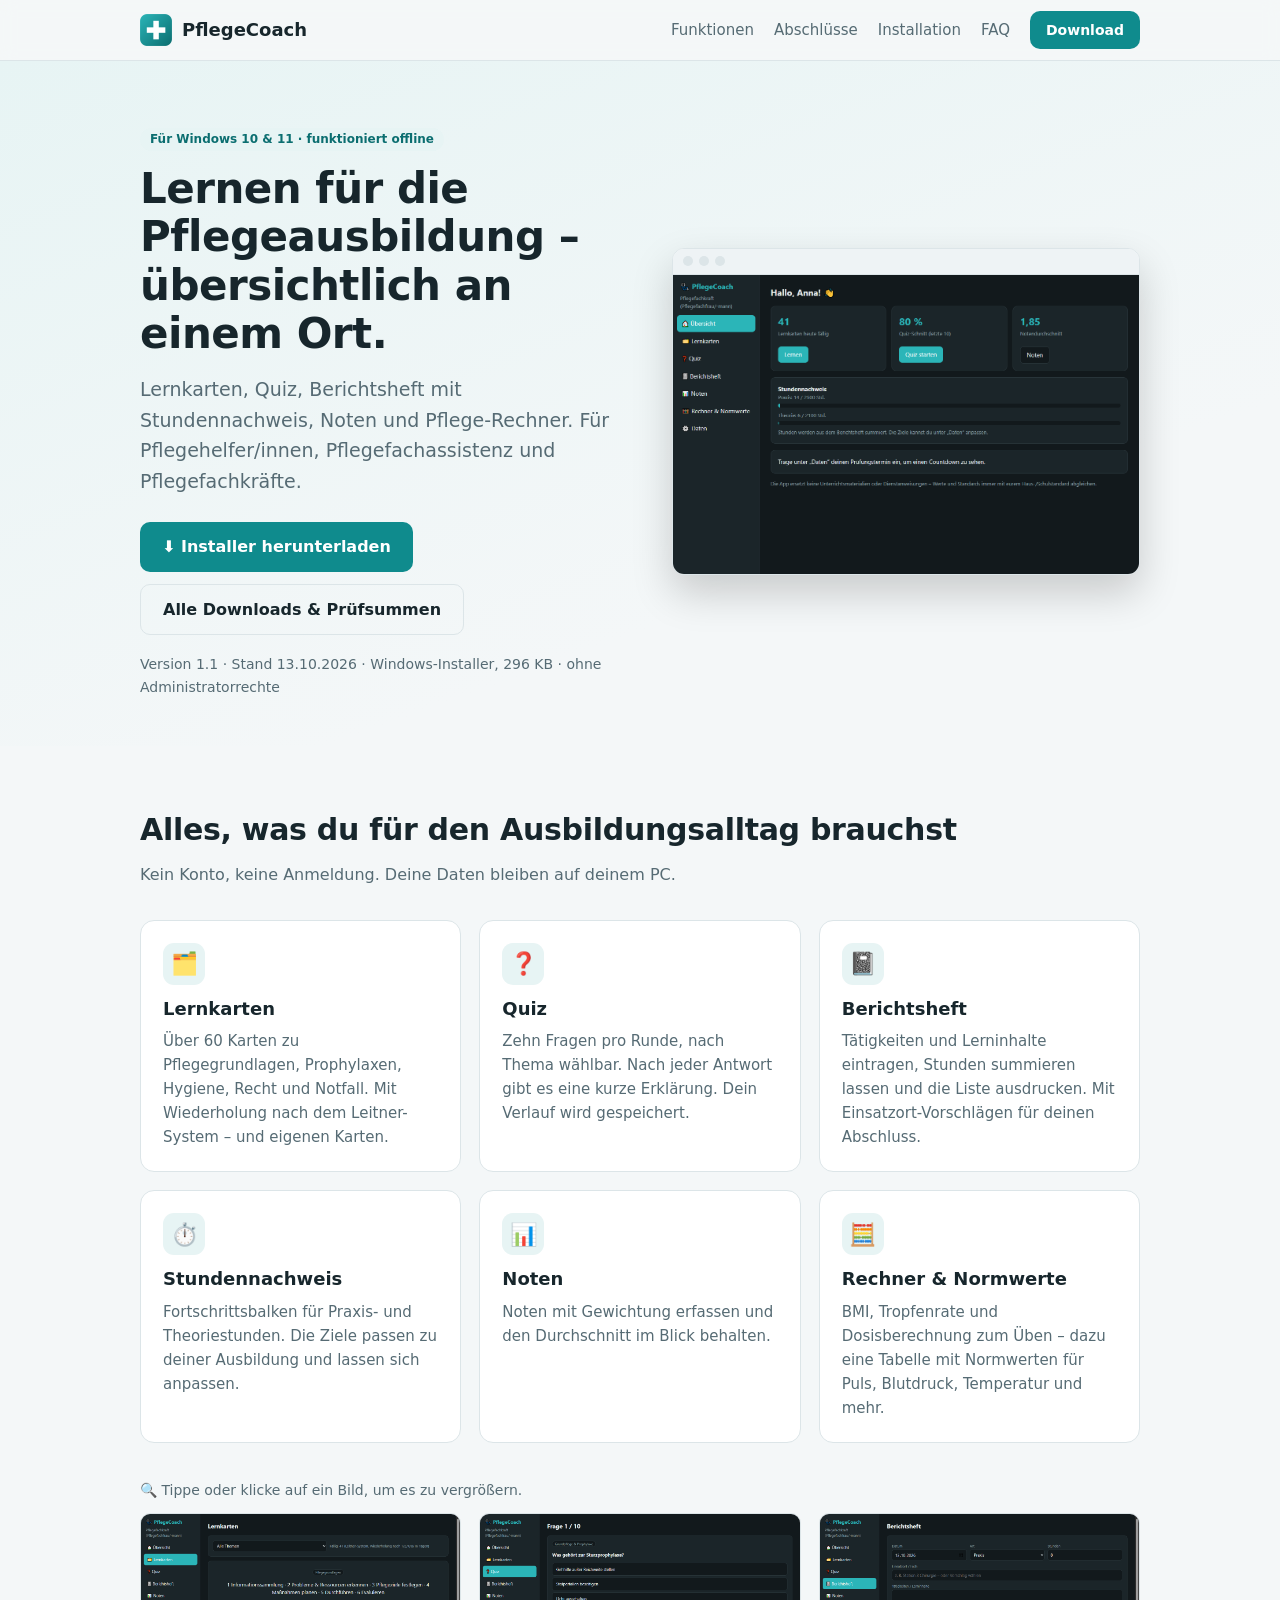
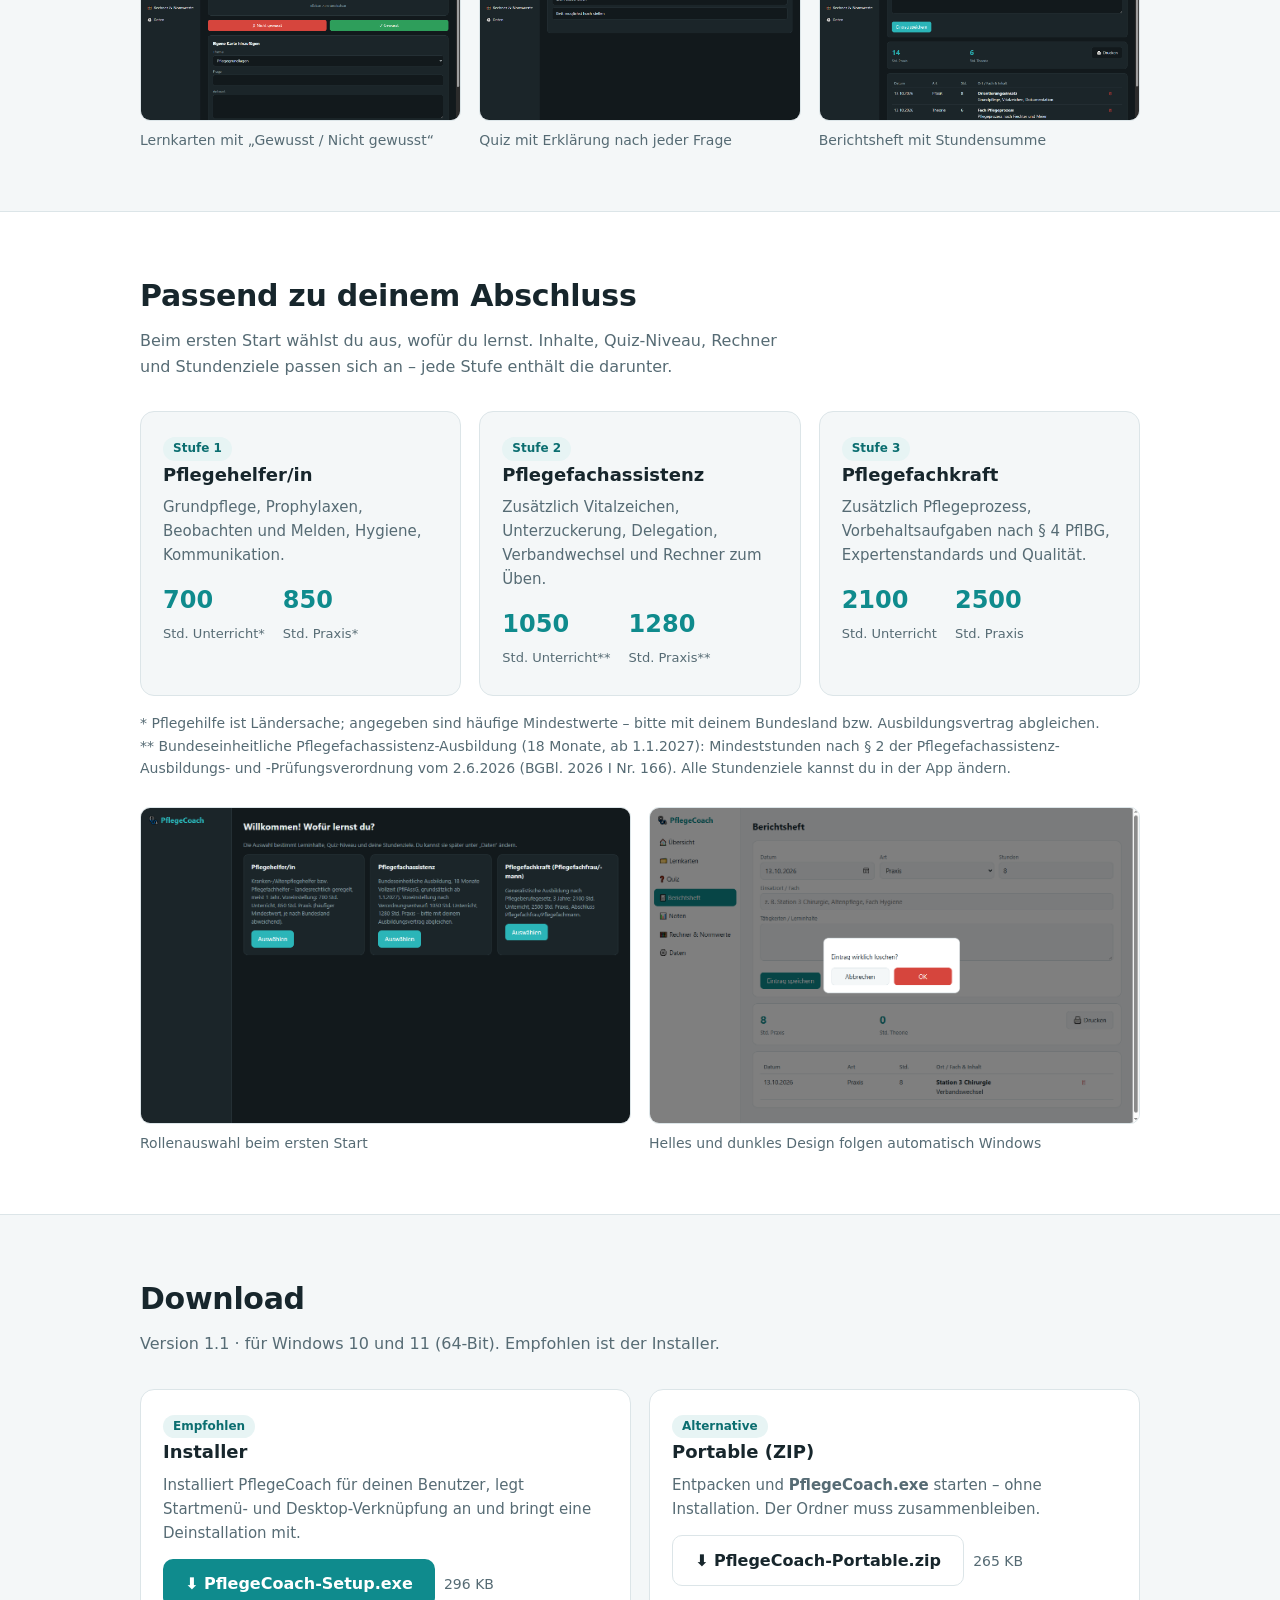
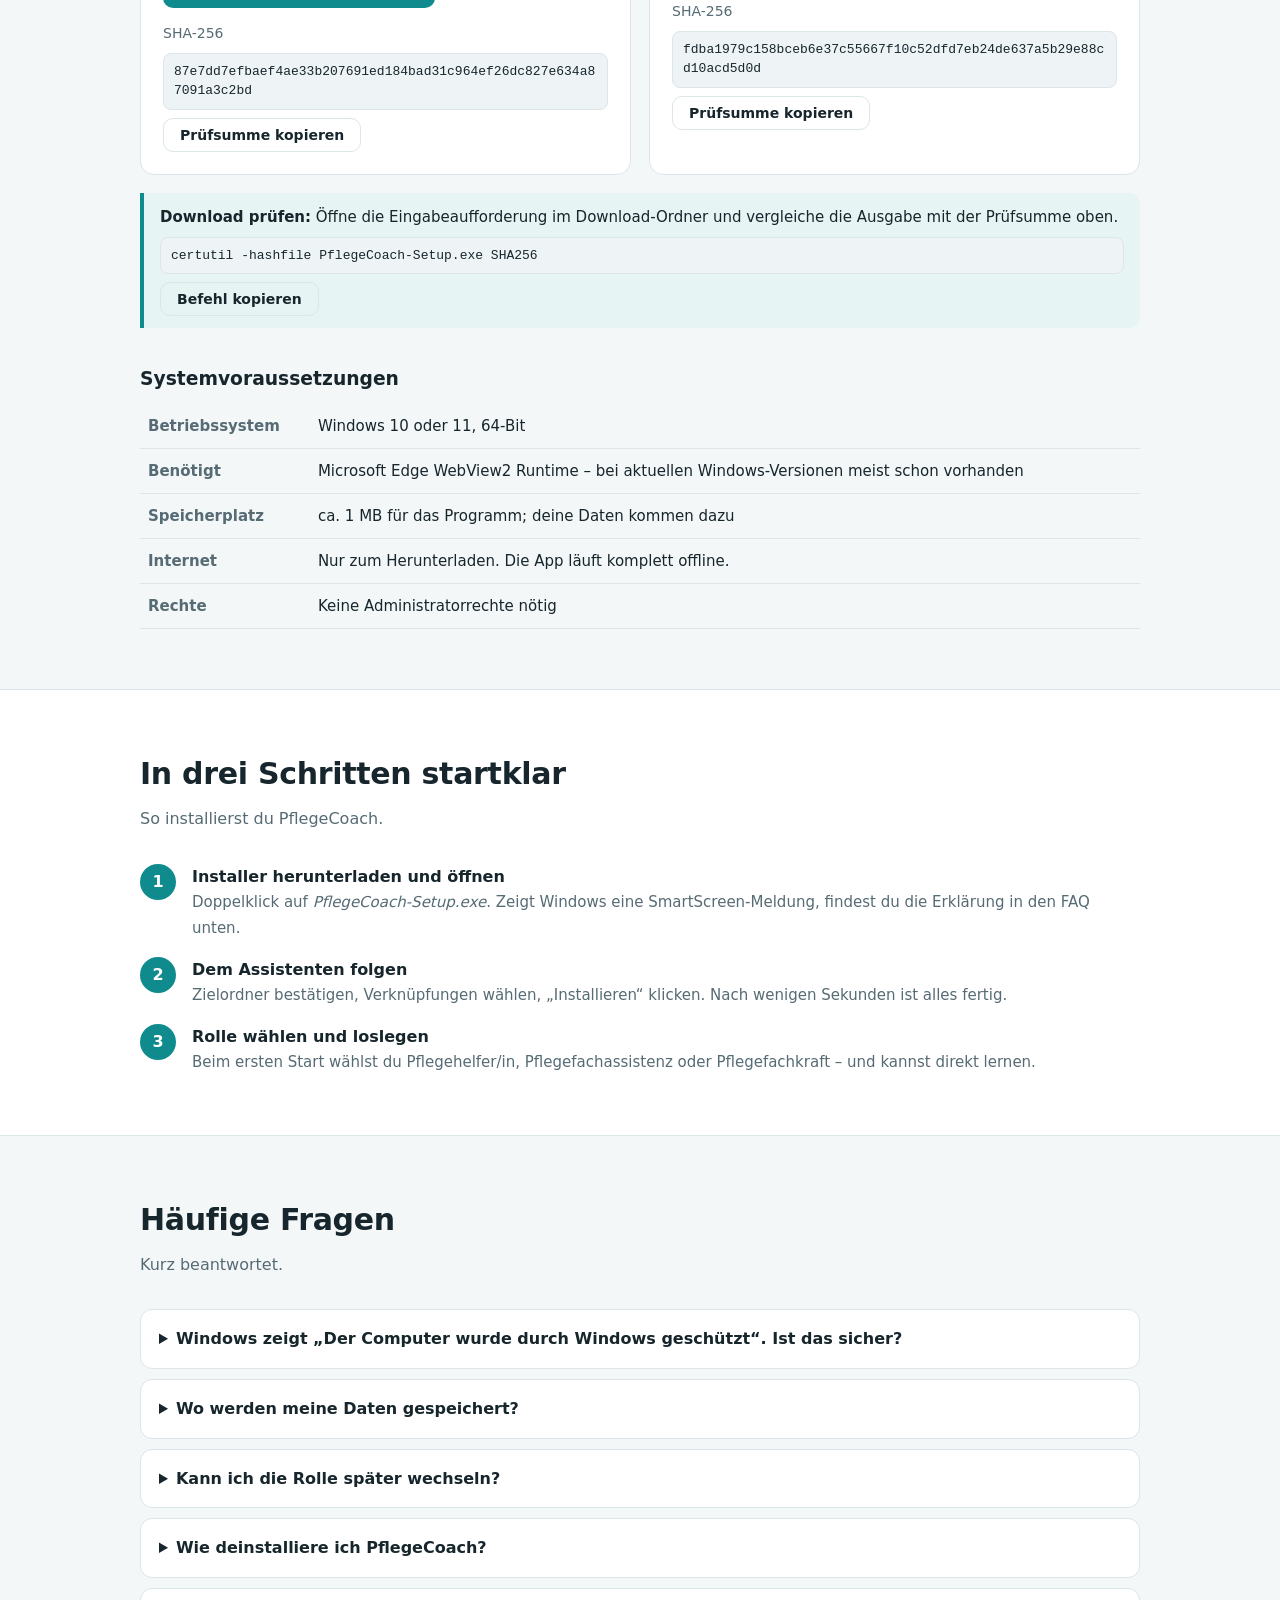
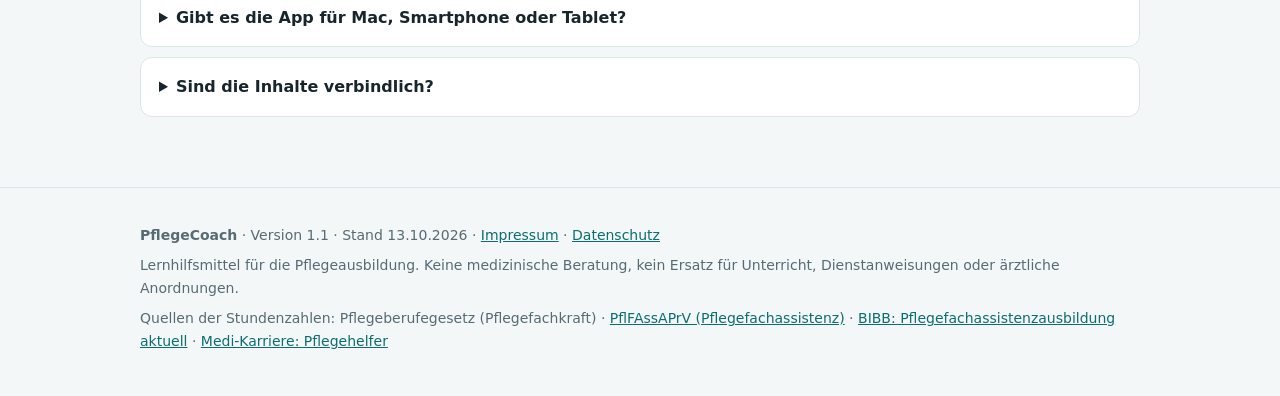
<file: index.html>
<!doctype html>
<html lang="de">
<head>
<meta charset="utf-8">
<meta name="viewport" content="width=device-width,initial-scale=1">
<title>PflegeCoach – Lernen für die Pflegeausbildung | Download für Windows</title>
<meta name="description" content="PflegeCoach: Lernkarten, Quiz, Berichtsheft und Stundennachweis für Pflegehelfer, Pflegefachassistenz und Pflegefachkräfte. Offline-App für Windows – jetzt herunterladen.">
<link rel="icon" href="favicon.ico">
<style>
:root{--bg:#f4f7f8;--card:#fff;--tx:#17262c;--mut:#566b74;--pri:#0f8b8d;--pri2:#0b6e70;--bd:#dce5e8;--soft:#e7f4f4;--code:#eef3f5;--hero:linear-gradient(160deg,#e7f4f4 0%,#f4f7f8 70%)}
@media (prefers-color-scheme:dark){:root{--bg:#0f1618;--card:#182226;--tx:#e6eef0;--mut:#9bb0b8;--pri:#2bb5b8;--pri2:#47c9cc;--bd:#2a3a40;--soft:#16302f;--code:#0f1618;--hero:linear-gradient(160deg,#143030 0%,#0f1618 70%)}}
*{box-sizing:border-box}
html{scroll-behavior:smooth}section{scroll-margin-top:70px}
body{margin:0;font:16px/1.6 "Segoe UI",system-ui,-apple-system,sans-serif;background:var(--bg);color:var(--tx)}
a{color:var(--pri2)}
img{max-width:100%;height:auto}
.wrap{max-width:1040px;margin:0 auto;padding:0 20px}
header{position:sticky;top:0;z-index:10;background:color-mix(in srgb,var(--bg) 88%,transparent);backdrop-filter:blur(8px);border-bottom:1px solid var(--bd)}
.nav{display:flex;align-items:center;gap:20px;height:60px}
.brand{display:flex;align-items:center;gap:10px;font-weight:700;font-size:18px;color:var(--tx);text-decoration:none;margin-right:auto}
.brand img{width:32px;height:32px}
.nav a.l{color:var(--mut);text-decoration:none;font-size:15px}.nav a.l:hover{color:var(--tx)}
.btn{display:inline-flex;align-items:center;gap:8px;background:var(--pri);color:#fff;text-decoration:none;border-radius:10px;padding:12px 22px;font-weight:600;font-size:16px;border:0;cursor:pointer;font-family:inherit}
.btn:hover{background:var(--pri2)}
.btn.g{background:transparent;color:var(--tx);border:1px solid var(--bd)}.btn.g:hover{background:var(--soft)}
.btn.s{padding:8px 16px;font-size:14px}
.hero{background:var(--hero);padding:64px 0 48px}
.hero .wrap{display:grid;grid-template-columns:1.05fr 1fr;gap:40px;align-items:center}
h1{font-size:42px;line-height:1.15;margin:0 0 16px;letter-spacing:-.5px}
.lead{font-size:19px;color:var(--mut);margin:0 0 26px}
.cta{display:flex;flex-wrap:wrap;gap:12px;margin-bottom:18px}
.meta{font-size:14px;color:var(--mut)}
.frame{border:1px solid var(--bd);border-radius:12px;overflow:hidden;box-shadow:0 18px 40px rgba(0,0,0,.18);background:var(--card)}
.frame .bar{height:26px;background:var(--code);border-bottom:1px solid var(--bd);display:flex;align-items:center;gap:6px;padding:0 10px}
.frame .bar i{width:10px;height:10px;border-radius:50%;background:var(--bd)}
.frame img{display:block;width:100%}
section{padding:60px 0}
section.alt{background:var(--card);border-block:1px solid var(--bd)}
h2{font-size:30px;margin:0 0 8px;letter-spacing:-.3px}
.sub{color:var(--mut);margin:0 0 32px;max-width:640px}
.grid{display:grid;gap:18px}
.g3{grid-template-columns:repeat(3,1fr)}.g2{grid-template-columns:repeat(2,1fr)}
.card{background:var(--card);border:1px solid var(--bd);border-radius:14px;padding:22px}
section.alt .card{background:var(--bg)}
.card h3{margin:10px 0 6px;font-size:18px}.card p{margin:0;color:var(--mut);font-size:15px}
.ic{width:42px;height:42px;border-radius:11px;background:var(--soft);display:grid;place-items:center;font-size:22px}
.role h3{margin-top:0}
.role .h{display:flex;gap:18px;margin:14px 0 4px}.role .h b{display:block;font-size:24px;color:var(--pri)}.role .h span{font-size:13px;color:var(--mut)}
.tag{display:inline-block;font-size:12px;background:var(--soft);color:var(--pri2);border-radius:20px;padding:2px 10px;font-weight:600}
.steps{counter-reset:s;display:grid;gap:16px}
.step{display:flex;gap:16px;align-items:flex-start}
.step:before{counter-increment:s;content:counter(s);flex:none;width:36px;height:36px;border-radius:50%;background:var(--pri);color:#fff;display:grid;place-items:center;font-weight:700}
.step b{display:block}.step span{color:var(--mut);font-size:15px}
.shots{display:grid;grid-template-columns:repeat(3,1fr);gap:18px}
.shots figure{margin:0}.shots figcaption{font-size:14px;color:var(--mut);margin-top:8px}
.shots img{border:1px solid var(--bd);border-radius:10px;display:block;width:100%}
.dl{display:grid;grid-template-columns:1fr 1fr;gap:18px}
.dl .card h3{margin-top:0}
code,.hash{font:13px/1.5 Consolas,"Cascadia Mono",monospace;background:var(--code);border:1px solid var(--bd);border-radius:8px;padding:8px 10px;display:block;word-break:break-all;margin:8px 0}
.row{display:flex;gap:8px;align-items:center;flex-wrap:wrap}
table{width:100%;border-collapse:collapse;font-size:15px}td,th{padding:10px 8px;border-bottom:1px solid var(--bd);text-align:left;vertical-align:top}th{color:var(--mut);font-weight:600}
details{background:var(--card);border:1px solid var(--bd);border-radius:12px;padding:4px 18px;margin-bottom:10px}
summary{cursor:pointer;font-weight:600;padding:12px 0}
details p{margin:0 0 14px;color:var(--mut)}
footer{padding:36px 0;border-top:1px solid var(--bd);color:var(--mut);font-size:14px}
footer p{margin:0 0 8px}
.note{border-left:4px solid var(--pri);background:var(--soft);border-radius:0 10px 10px 0;padding:12px 16px;font-size:15px;margin-top:18px}
.menubtn{display:none;white-space:nowrap;background:transparent;border:1px solid var(--bd);color:var(--tx);border-radius:10px;padding:8px 12px;font:inherit;font-size:14px;font-weight:600;cursor:pointer}
.menubtn:hover{background:var(--soft)}
.mmenu{display:none;border-top:1px solid var(--bd);background:var(--bg);max-height:calc(100vh - 60px);overflow:auto}
.mmenu a{display:block;padding:15px 20px;color:var(--tx);text-decoration:none;border-bottom:1px solid var(--bd);font-size:16px}
.mmenu a:hover,.mmenu a:focus-visible{background:var(--soft)}
.shots img,.frame img{cursor:zoom-in}
.shots img:focus-visible,.frame img:focus-visible{outline:3px solid var(--pri);outline-offset:2px}
.lb{position:fixed;inset:0;z-index:50;background:#060b0c;display:flex;flex-direction:column;align-items:center;justify-content:center;padding:14px;color-scheme:dark}
.lb[hidden]{display:none}
.lbbox{max-width:100%;max-height:calc(100vh - 120px);overflow:auto;border-radius:10px;-webkit-overflow-scrolling:touch}
.lb img{display:block;width:auto;height:auto;max-width:96vw;max-height:calc(100vh - 130px);cursor:default}
.lbc{color:#dfe9ec;font-size:14px;margin:12px 0 0;text-align:center;max-width:720px}
.lbh{display:none;color:#9bb0b8;font-size:13px;margin:4px 0 0}
.lbx{position:absolute;top:10px;right:12px;width:44px;height:44px;border-radius:50%;border:1px solid #ffffff55;background:#000000aa;color:#fff;font-size:20px;cursor:pointer}
.lbx:hover{background:#000}
.mhint{display:none;border-left:4px solid var(--pri);background:var(--soft);border-radius:0 10px 10px 0;padding:12px 14px;font-size:15px;margin:0 0 16px}
.mhint b{display:block}.mhint .btn{margin-top:10px}
@media (max-width:480px){.nav{gap:10px}.nav>a.btn.s{display:none}}
@media (max-width:820px){.menubtn{display:inline-block}.mmenu:not([hidden]){display:block}.lb img{width:1184px;max-width:none;max-height:none}.lbh{display:block}.mhint{display:block}.hero .wrap,.dl{grid-template-columns:1fr}.g3,.shots{grid-template-columns:1fr}.g2{grid-template-columns:1fr}h1{font-size:32px}.nav a.l{display:none}.hero{padding:40px 0 32px}section{padding:44px 0}}
</style>
</head>
<body>
<header><div class="wrap nav">
 <a class="brand" href="#"><img src="img/icon.png" width="256" height="256" alt="">PflegeCoach</a>
 <a class="l" href="#funktionen">Funktionen</a><a class="l" href="#rollen">Abschlüsse</a><a class="l" href="#installation">Installation</a><a class="l" href="#faq">FAQ</a>
 <a class="btn s" href="#download">Download</a>
 <button class="menubtn" id="menubtn" type="button" aria-expanded="false" aria-controls="mmenu"><span aria-hidden="true">☰</span> Menü</button>
</div>
<nav class="mmenu" id="mmenu" aria-label="Seitenabschnitte" hidden>
 <a href="#funktionen">Funktionen</a><a href="#rollen">Abschlüsse</a><a href="#download">Download</a><a href="#installation">Installation</a><a href="#faq">Häufige Fragen</a>
</nav>
</header>

<div class="hero"><div class="wrap">
 <div>
  <span class="tag">Für Windows 10 &amp; 11 · funktioniert offline</span>
  <h1 style="margin-top:14px">Lernen für die Pflegeausbildung – übersichtlich an einem Ort.</h1>
  <p class="lead">Lernkarten, Quiz, Berichtsheft mit Stundennachweis, Noten und Pflege-Rechner. Für Pflegehelfer/innen, Pflegefachassistenz und Pflegefachkräfte.</p>
  <div class="cta">
   <a class="btn" href="downloads/PflegeCoach-Setup.exe" download>⬇ Installer herunterladen</a>
   <a class="btn g" href="#download">Alle Downloads &amp; Prüfsummen</a>
  </div>
  <div class="mhint"><b>Auf dem Handy unterwegs?</b>PflegeCoach läuft nur auf Windows-PCs (Windows 10/11), nicht auf Handy oder Tablet. Öffne diese Seite am PC, um den Installer herunterzuladen.<br><button class="btn g s" id="sharebtn" type="button">Link an den PC schicken</button></div>
  <div class="meta">Version 1.1 · Stand 13.10.2026 · Windows-Installer, 296 KB · ohne Administratorrechte</div>
 </div>
 <div class="frame"><div class="bar"><i></i><i></i><i></i></div><img src="img/uebersicht.png" width="1184" height="761" alt="Übersicht in PflegeCoach mit Lernkarten, Quiz-Ergebnis und Stundennachweis"></div>
</div></div>

<section id="funktionen"><div class="wrap">
 <h2>Alles, was du für den Ausbildungsalltag brauchst</h2>
 <p class="sub">Kein Konto, keine Anmeldung. Deine Daten bleiben auf deinem PC.</p>
 <div class="grid g3">
  <div class="card"><div class="ic">🗂️</div><h3>Lernkarten</h3><p>Über 60 Karten zu Pflegegrundlagen, Prophylaxen, Hygiene, Recht und Notfall. Mit Wiederholung nach dem Leitner-System – und eigenen Karten.</p></div>
  <div class="card"><div class="ic">❓</div><h3>Quiz</h3><p>Zehn Fragen pro Runde, nach Thema wählbar. Nach jeder Antwort gibt es eine kurze Erklärung. Dein Verlauf wird gespeichert.</p></div>
  <div class="card"><div class="ic">📓</div><h3>Berichtsheft</h3><p>Tätigkeiten und Lerninhalte eintragen, Stunden summieren lassen und die Liste ausdrucken. Mit Einsatzort-Vorschlägen für deinen Abschluss.</p></div>
  <div class="card"><div class="ic">⏱️</div><h3>Stundennachweis</h3><p>Fortschrittsbalken für Praxis- und Theoriestunden. Die Ziele passen zu deiner Ausbildung und lassen sich anpassen.</p></div>
  <div class="card"><div class="ic">📊</div><h3>Noten</h3><p>Noten mit Gewichtung erfassen und den Durchschnitt im Blick behalten.</p></div>
  <div class="card"><div class="ic">🧮</div><h3>Rechner &amp; Normwerte</h3><p>BMI, Tropfenrate und Dosisberechnung zum Üben – dazu eine Tabelle mit Normwerten für Puls, Blutdruck, Temperatur und mehr.</p></div>
 </div>
 <p class="meta" style="margin:36px 0 12px">🔍 Tippe oder klicke auf ein Bild, um es zu vergrößern.</p>
 <div class="shots">
  <figure><img src="img/lernkarten.png" width="1184" height="761" alt="Lernkarte mit Antwortseite" loading="lazy"><figcaption>Lernkarten mit „Gewusst / Nicht gewusst“</figcaption></figure>
  <figure><img src="img/quiz.png" width="1184" height="761" alt="Quizfrage mit vier Antworten" loading="lazy"><figcaption>Quiz mit Erklärung nach jeder Frage</figcaption></figure>
  <figure><img src="img/berichtsheft.png" width="1184" height="761" alt="Berichtsheft mit Eintrag und Stundensumme" loading="lazy"><figcaption>Berichtsheft mit Stundensumme</figcaption></figure>
 </div>
</div></section>

<section id="rollen" class="alt"><div class="wrap">
 <h2>Passend zu deinem Abschluss</h2>
 <p class="sub">Beim ersten Start wählst du aus, wofür du lernst. Inhalte, Quiz-Niveau, Rechner und Stundenziele passen sich an – jede Stufe enthält die darunter.</p>
 <div class="grid g3">
  <div class="card role"><span class="tag">Stufe 1</span><h3>Pflegehelfer/in</h3><p>Grundpflege, Prophylaxen, Beobachten und Melden, Hygiene, Kommunikation.</p>
   <div class="h"><div><b>700</b><span>Std. Unterricht*</span></div><div><b>850</b><span>Std. Praxis*</span></div></div></div>
  <div class="card role"><span class="tag">Stufe 2</span><h3>Pflegefachassistenz</h3><p>Zusätzlich Vitalzeichen, Unterzuckerung, Delegation, Verbandwechsel und Rechner zum Üben.</p>
   <div class="h"><div><b>1050</b><span>Std. Unterricht**</span></div><div><b>1280</b><span>Std. Praxis**</span></div></div></div>
  <div class="card role"><span class="tag">Stufe 3</span><h3>Pflegefachkraft</h3><p>Zusätzlich Pflegeprozess, Vorbehaltsaufgaben nach § 4 PflBG, Expertenstandards und Qualität.</p>
   <div class="h"><div><b>2100</b><span>Std. Unterricht</span></div><div><b>2500</b><span>Std. Praxis</span></div></div></div>
 </div>
 <p class="meta" style="margin-top:16px">* Pflegehilfe ist Ländersache; angegeben sind häufige Mindestwerte – bitte mit deinem Bundesland bzw. Ausbildungsvertrag abgleichen.<br>** Bundeseinheitliche Pflegefachassistenz-Ausbildung (18 Monate, ab 1.1.2027): Mindeststunden nach § 2 der Pflegefachassistenz-Ausbildungs- und -Prüfungsverordnung vom 2.6.2026 (BGBl. 2026 I Nr. 166). Alle Stundenziele kannst du in der App ändern.</p>
 <div class="shots" style="margin-top:28px;grid-template-columns:repeat(2,1fr)">
  <figure><img src="img/rollenwahl.png" width="1184" height="761" alt="Rollenauswahl beim ersten Start" loading="lazy"><figcaption>Rollenauswahl beim ersten Start</figcaption></figure>
  <figure><img src="img/hell.png" width="1184" height="761" alt="Rückfrage im hellen Design" loading="lazy"><figcaption>Helles und dunkles Design folgen automatisch Windows</figcaption></figure>
 </div>
</div></section>

<section id="download"><div class="wrap">
 <h2>Download</h2>
 <p class="sub">Version 1.1 · für Windows 10 und 11 (64-Bit). Empfohlen ist der Installer.</p>
 <div class="mhint"><b>Hinweis:</b>Diese Downloads sind für Windows-PCs, nicht für Handy oder Tablet.</div>
 <div class="dl">
  <div class="card">
   <span class="tag">Empfohlen</span>
   <h3>Installer</h3>
   <p>Installiert PflegeCoach für deinen Benutzer, legt Startmenü- und Desktop-Verknüpfung an und bringt eine Deinstallation mit.</p>
   <p style="margin:14px 0"><a class="btn" href="downloads/PflegeCoach-Setup.exe" download>⬇ PflegeCoach-Setup.exe</a> <span class="meta">&nbsp;296 KB</span></p>
   <div class="meta">SHA-256</div>
   <div class="hash" id="h1">87e7dd7efbaef4ae33b207691ed184bad31c964ef26dc827e634a87091a3c2bd</div>
   <button class="btn g s" data-copy="h1">Prüfsumme kopieren</button>
  </div>
  <div class="card">
   <span class="tag">Alternative</span>
   <h3>Portable (ZIP)</h3>
   <p>Entpacken und <b>PflegeCoach.exe</b> starten – ohne Installation. Der Ordner muss zusammenbleiben.</p>
   <p style="margin:14px 0"><a class="btn g" href="downloads/PflegeCoach-Portable.zip" download>⬇ PflegeCoach-Portable.zip</a> <span class="meta">&nbsp;265 KB</span></p>
   <div class="meta">SHA-256</div>
   <div class="hash" id="h2">fdba1979c158bceb6e37c55667f10c52dfd7eb24de637a5b29e88cd10acd5d0d</div>
   <button class="btn g s" data-copy="h2">Prüfsumme kopieren</button>
  </div>
 </div>
 <div class="note"><b>Download prüfen:</b> Öffne die Eingabeaufforderung im Download-Ordner und vergleiche die Ausgabe mit der Prüfsumme oben.
  <code id="cmd">certutil -hashfile PflegeCoach-Setup.exe SHA256</code>
  <button class="btn g s" data-copy="cmd">Befehl kopieren</button></div>
 <h3 style="margin:36px 0 10px">Systemvoraussetzungen</h3>
 <table>
  <tr><th>Betriebssystem</th><td>Windows 10 oder 11, 64-Bit</td></tr>
  <tr><th>Benötigt</th><td>Microsoft Edge WebView2 Runtime – bei aktuellen Windows-Versionen meist schon vorhanden</td></tr>
  <tr><th>Speicherplatz</th><td>ca. 1 MB für das Programm; deine Daten kommen dazu</td></tr>
  <tr><th>Internet</th><td>Nur zum Herunterladen. Die App läuft komplett offline.</td></tr>
  <tr><th>Rechte</th><td>Keine Administratorrechte nötig</td></tr>
 </table>
</div></section>

<section id="installation" class="alt"><div class="wrap">
 <h2>In drei Schritten startklar</h2>
 <p class="sub">So installierst du PflegeCoach.</p>
 <div class="steps">
  <div class="step"><div><b>Installer herunterladen und öffnen</b><span>Doppelklick auf <i>PflegeCoach-Setup.exe</i>. Zeigt Windows eine SmartScreen-Meldung, findest du die Erklärung in den FAQ unten.</span></div></div>
  <div class="step"><div><b>Dem Assistenten folgen</b><span>Zielordner bestätigen, Verknüpfungen wählen, „Installieren“ klicken. Nach wenigen Sekunden ist alles fertig.</span></div></div>
  <div class="step"><div><b>Rolle wählen und loslegen</b><span>Beim ersten Start wählst du Pflegehelfer/in, Pflegefachassistenz oder Pflegefachkraft – und kannst direkt lernen.</span></div></div>
 </div>
</div></section>

<section id="faq"><div class="wrap">
 <h2>Häufige Fragen</h2><p class="sub">Kurz beantwortet.</p>
 <details><summary>Windows zeigt „Der Computer wurde durch Windows geschützt“. Ist das sicher?</summary><p>Die Datei ist nicht mit einem kostenpflichtigen Code-Signing-Zertifikat signiert, deshalb warnt SmartScreen bei unbekannten Programmen. Du kannst die Echtheit prüfen: Vergleiche die SHA-256-Prüfsumme (siehe Download). Stimmt sie überein, klicke auf „Weitere Informationen“ und dann auf „Trotzdem ausführen“.</p></details>
 <details><summary>Wo werden meine Daten gespeichert?</summary><p>Lokal auf deinem PC unter <b>%LOCALAPPDATA%\PflegeCoach</b>. Die App selbst sendet keine Daten ins Internet. Unter „Daten“ kannst du jederzeit eine Sicherung als Datei exportieren und wieder importieren.</p></details>
 <details><summary>Kann ich die Rolle später wechseln?</summary><p>Ja, unter „Daten“. Dein Lernfortschritt bleibt erhalten. Die Stundenziele werden auf den neuen Abschluss gesetzt und lassen sich anpassen.</p></details>
 <details><summary>Wie deinstalliere ich PflegeCoach?</summary><p>Über „Einstellungen → Apps → PflegeCoach → Deinstallieren“ oder über die Verknüpfung im Startmenü. Du wirst gefragt, ob deine Daten behalten werden sollen – vorausgewählt ist „behalten“.</p></details>
 <details><summary>Gibt es die App für Mac, Smartphone oder Tablet?</summary><p>Aktuell nur für Windows 10/11 (64-Bit).</p></details>
 <details><summary>Sind die Inhalte verbindlich?</summary><p>Nein. PflegeCoach ist ein Lernhilfsmittel. Die Inhalte wurden nach bestem Wissen erstellt, ersetzen aber weder Unterricht noch Dienstanweisungen oder Haus- und Schulstandards. Vorschriften und Stundenzahlen können je nach Bundesland und Einrichtung abweichen.</p></details>
</div></section>

<footer><div class="wrap">
 <p><b>PflegeCoach</b> · Version 1.1 · Stand 13.10.2026 · <a href="impressum.html">Impressum</a> · <a href="datenschutz.html">Datenschutz</a></p>
 <p>Lernhilfsmittel für die Pflegeausbildung. Keine medizinische Beratung, kein Ersatz für Unterricht, Dienstanweisungen oder ärztliche Anordnungen.</p>
 <p>Quellen der Stundenzahlen: Pflegeberufegesetz (Pflegefachkraft) · <a href="https://www.gesetze-im-internet.de/pflfassaprv/">PflFAssAPrV (Pflegefachassistenz)</a> · <a href="https://www.bibb.de/pub-pflegefachassistenzausbildung-aktuell">BIBB: Pflegefachassistenzausbildung aktuell</a> · <a href="https://medi-karriere.de/medizinische-berufe/pflegehelfer">Medi-Karriere: Pflegehelfer</a></p>
</div></footer>

<div class="lb" id="lb" hidden role="dialog" aria-modal="true" aria-label="Screenshot vergrößert">
 <button class="lbx" type="button" aria-label="Schließen">✕</button>
 <div class="lbbox"><img alt=""></div>
 <p class="lbc"></p>
 <p class="lbh">Zum Verschieben wischen · Handy quer halten hilft · ✕ zum Schließen</p>
</div>

<script>
(function(){var mb=document.getElementById("menubtn"),mm=document.getElementById("mmenu"),ic=mb.querySelector("span");
 function set(o){mm.hidden=!o;mb.setAttribute("aria-expanded",o?"true":"false");ic.textContent=o?"✕":"☰"}
 mb.addEventListener("click",function(){set(mm.hidden)});
 mm.addEventListener("click",function(e){if(e.target.tagName==="A")set(false)});
 document.addEventListener("keydown",function(e){if(e.key==="Escape"&&!mm.hidden){set(false);mb.focus()}});
 document.addEventListener("click",function(e){if(!mm.hidden&&!e.target.closest("header"))set(false)});
 window.addEventListener("resize",function(){if(window.innerWidth>820)set(false)});
})();
(function(){var lb=document.getElementById("lb"),li=lb.querySelector("img"),cap=lb.querySelector(".lbc"),x=lb.querySelector(".lbx"),last=null;
 function open(i){last=document.activeElement;li.src=i.currentSrc||i.src;li.alt=i.alt;cap.textContent=i.alt;lb.hidden=false;document.body.style.overflow="hidden";lb.querySelector(".lbbox").scrollTo(0,0);x.focus()}
 function close(){lb.hidden=true;li.removeAttribute("src");document.body.style.overflow="";if(last&&last.focus)last.focus()}
 document.querySelectorAll(".shots img,.frame img").forEach(function(i){
  i.setAttribute("tabindex","0");i.setAttribute("role","button");i.setAttribute("aria-label","Vergrößern: "+i.alt);
  i.addEventListener("click",function(){open(i)});
  i.addEventListener("keydown",function(e){if(e.key==="Enter"||e.key===" "){e.preventDefault();open(i)}});
 });
 lb.addEventListener("click",function(e){if(e.target===lb||e.target===x)close()});
 document.addEventListener("keydown",function(e){if(lb.hidden)return;if(e.key==="Escape")close();else if(e.key==="Tab"){e.preventDefault();x.focus()}});
})();
(function(){var sb=document.getElementById("sharebtn");if(!sb)return;
 sb.addEventListener("click",function(){var u=location.href.split("#")[0],old=sb.textContent;
  function done(m){sb.textContent=m;setTimeout(function(){sb.textContent=old},2200)}
  try{if(navigator.share){navigator.share({title:"PflegeCoach",text:"PflegeCoach – Lernen für die Pflegeausbildung (für Windows-PC)",url:u}).catch(function(){})}
  else{navigator.clipboard.writeText(u).then(function(){done("Link kopiert ✓")},function(){done("Bitte Adresse manuell kopieren")})}}
  catch(e){done("Bitte Adresse manuell kopieren")}});
})();
document.querySelectorAll("[data-copy]").forEach(function(b){
 b.addEventListener("click",function(){
  var t=document.getElementById(b.dataset.copy).textContent.trim(),old=b.textContent;
  try{navigator.clipboard.writeText(t).then(function(){b.textContent="Kopiert ✓";setTimeout(function(){b.textContent=old},1800)},function(){b.textContent="Bitte manuell kopieren"})}
  catch(e){b.textContent="Bitte manuell kopieren"}
 });
});
</script>
</body>
</html>
</file>
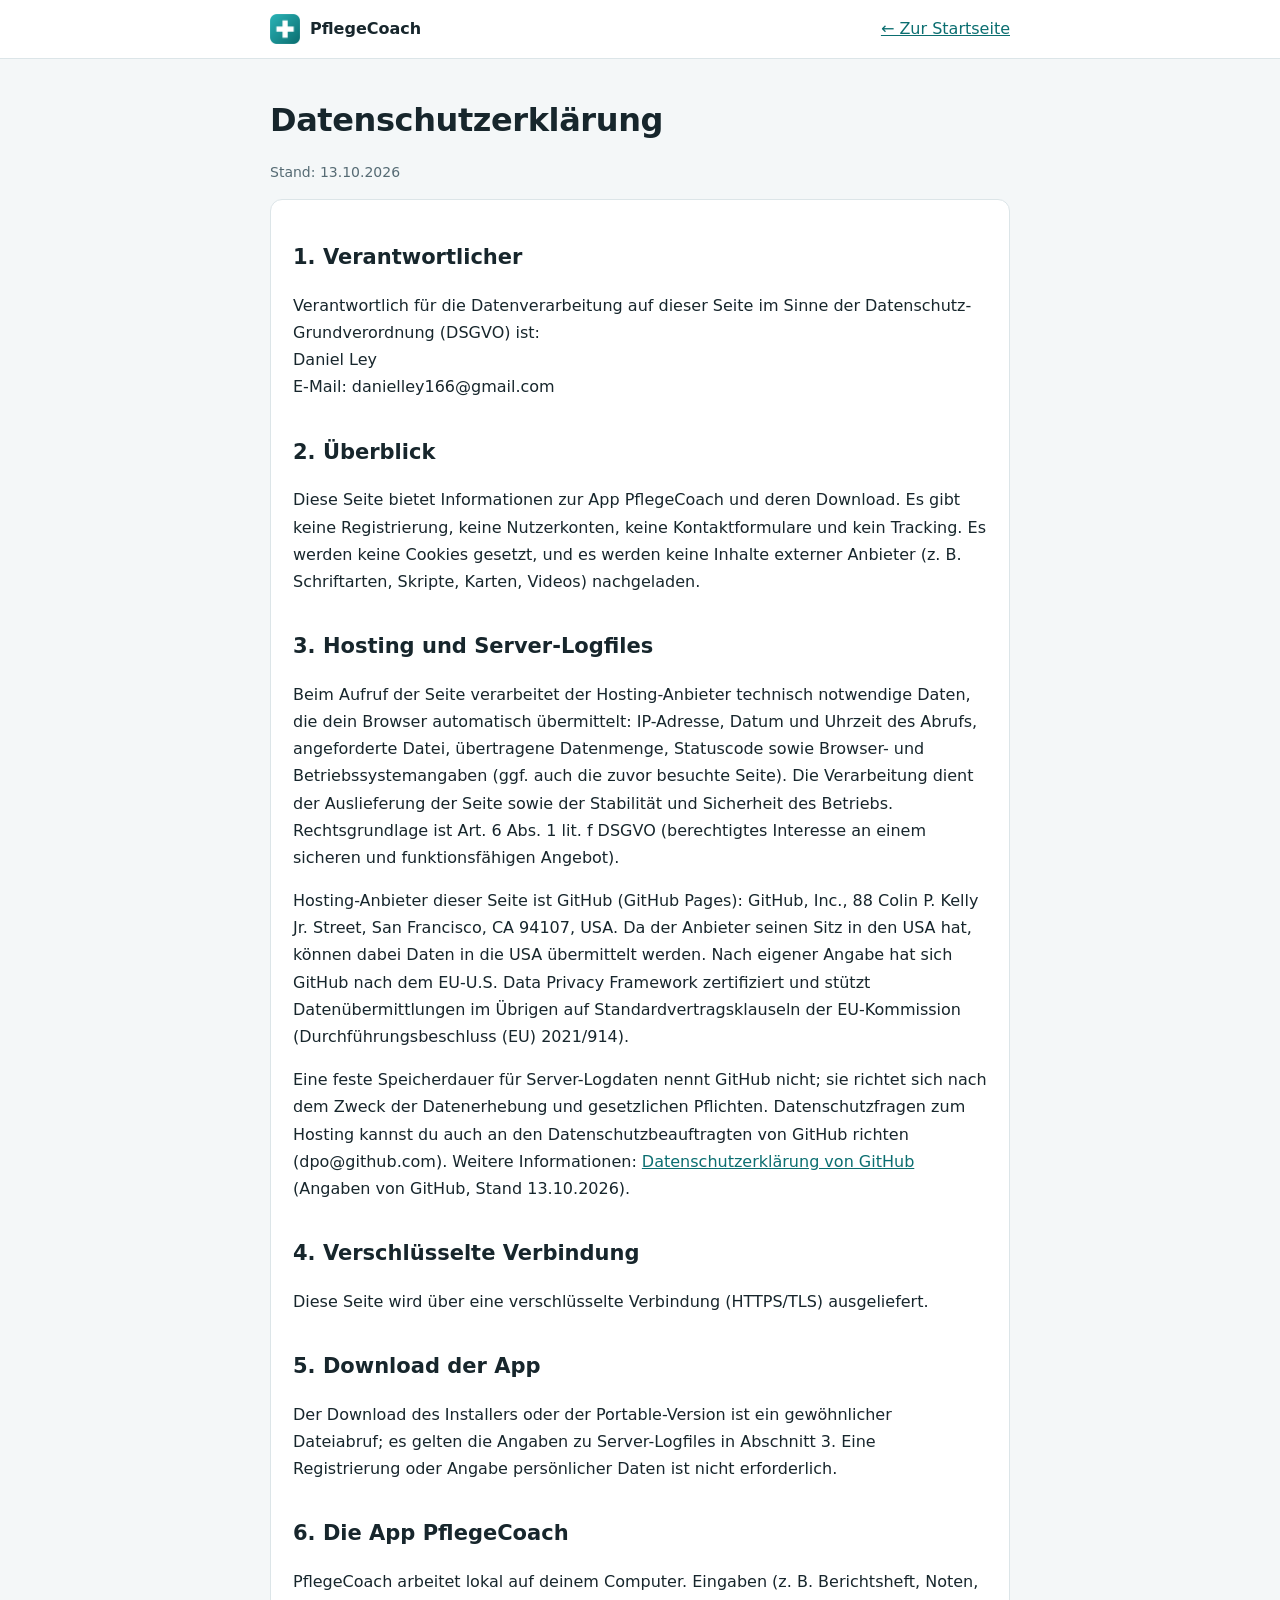
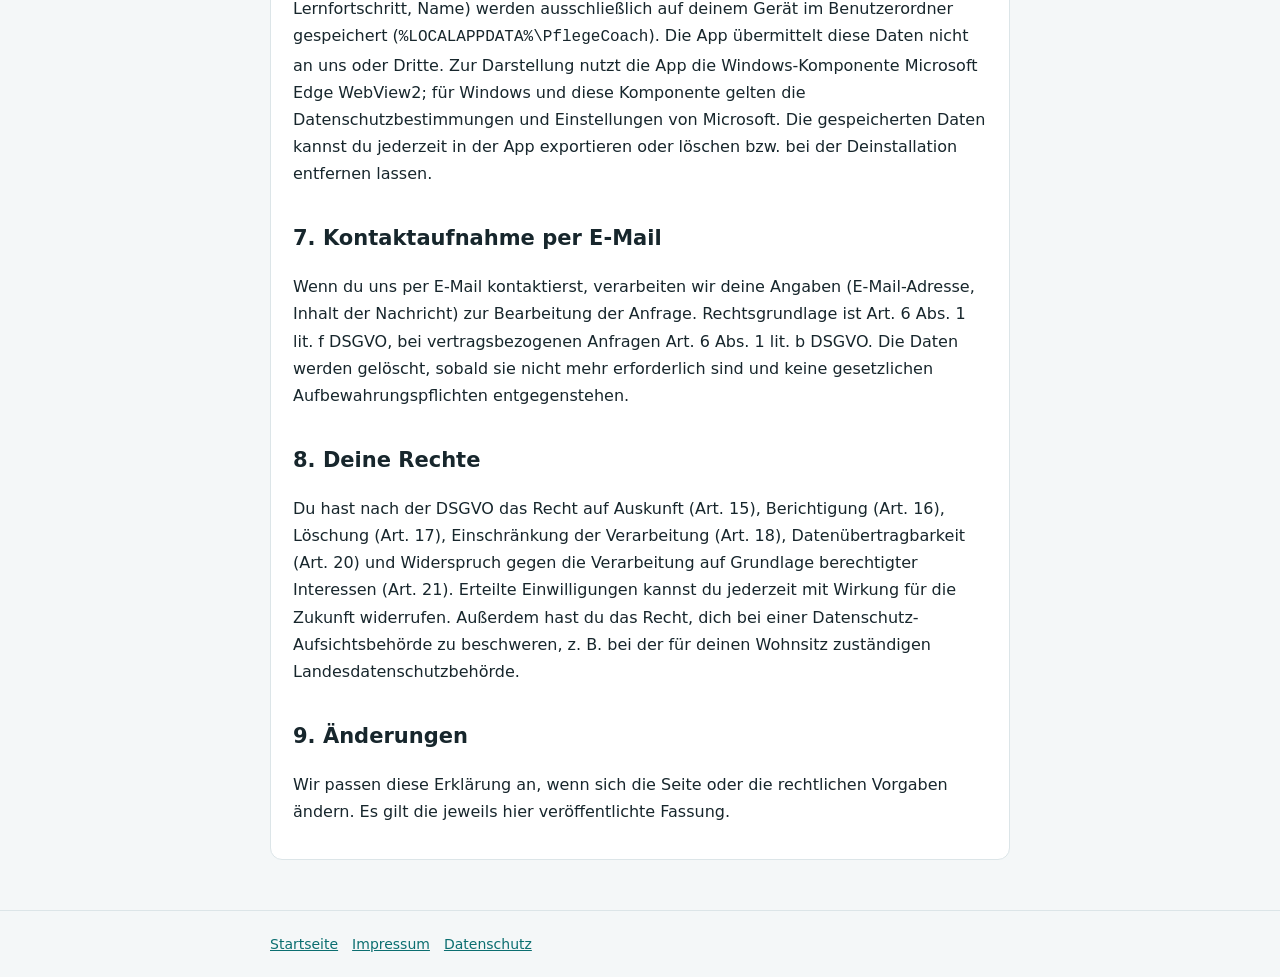
<file: datenschutz.html>
<!doctype html>
<html lang="de">
<head>
<meta charset="utf-8">
<meta name="viewport" content="width=device-width,initial-scale=1">
<title>Datenschutzerklärung – PflegeCoach</title>
<link rel="icon" href="favicon.ico">
<link rel="stylesheet" href="legal.css">
</head>
<body>
<header><div class="wrap top"><a class="brand" href="index.html"><img src="img/icon.png" alt="">PflegeCoach</a><a href="index.html">← Zur Startseite</a></div></header>
<main><div class="wrap">
<div class="vorlage" id="vorlage"><b>VORLAGE – nicht veröffentlichen, bevor sie ausgefüllt und geprüft ist.</b> Alle <span class="ph">[[gelb markierten]]</span> Stellen ersetzen. Der Text geht davon aus, dass die Seite nur statische Dateien ausliefert und <u>keine</u> Cookies, Analyse-Tools, Formulare, Schriften oder Skripte von Dritten einbindet – ändere ihn, sobald sich das ändert. Das ist keine Rechtsberatung. Dieser Hinweis verschwindet automatisch, sobald keine <code>[[…]]</code> mehr auf der Seite stehen.</div>

<h1>Datenschutzerklärung</h1>
<p class="mut">Stand: 13.10.2026</p>

<div class="card" id="inhalt">
<h2>1. Verantwortlicher</h2>
<p>Verantwortlich für die Datenverarbeitung auf dieser Seite im Sinne der Datenschutz-Grundverordnung (DSGVO) ist:<br>
Daniel Ley<br>
E-Mail: danielley166@gmail.com</p>

<h2>2. Überblick</h2>
<p>Diese Seite bietet Informationen zur App PflegeCoach und deren Download. Es gibt keine Registrierung, keine Nutzerkonten, keine Kontaktformulare und kein Tracking. Es werden keine Cookies gesetzt, und es werden keine Inhalte externer Anbieter (z. B. Schriftarten, Skripte, Karten, Videos) nachgeladen.</p>

<h2>3. Hosting und Server-Logfiles</h2>
<p>Beim Aufruf der Seite verarbeitet der Hosting-Anbieter technisch notwendige Daten, die dein Browser automatisch übermittelt: IP-Adresse, Datum und Uhrzeit des Abrufs, angeforderte Datei, übertragene Datenmenge, Statuscode sowie Browser- und Betriebssystemangaben (ggf. auch die zuvor besuchte Seite). Die Verarbeitung dient der Auslieferung der Seite sowie der Stabilität und Sicherheit des Betriebs. Rechtsgrundlage ist Art. 6 Abs. 1 lit. f DSGVO (berechtigtes Interesse an einem sicheren und funktionsfähigen Angebot).</p>
<p>Hosting-Anbieter dieser Seite ist GitHub (GitHub Pages): GitHub, Inc., 88 Colin P. Kelly Jr. Street, San Francisco, CA 94107, USA. Da der Anbieter seinen Sitz in den USA hat, können dabei Daten in die USA übermittelt werden. Nach eigener Angabe hat sich GitHub nach dem EU-U.S. Data Privacy Framework zertifiziert und stützt Datenübermittlungen im Übrigen auf Standardvertragsklauseln der EU-Kommission (Durchführungsbeschluss (EU) 2021/914).</p>
<p>Eine feste Speicherdauer für Server-Logdaten nennt GitHub nicht; sie richtet sich nach dem Zweck der Datenerhebung und gesetzlichen Pflichten. Datenschutzfragen zum Hosting kannst du auch an den Datenschutzbeauftragten von GitHub richten (dpo@github.com). Weitere Informationen: <a href="https://docs.github.com/en/site-policy/privacy-policies/github-general-privacy-statement">Datenschutzerklärung von GitHub</a> (Angaben von GitHub, Stand 13.10.2026).</p>

<h2>4. Verschlüsselte Verbindung</h2>
<p>Diese Seite wird über eine verschlüsselte Verbindung (HTTPS/TLS) ausgeliefert.</p>

<h2>5. Download der App</h2>
<p>Der Download des Installers oder der Portable-Version ist ein gewöhnlicher Dateiabruf; es gelten die Angaben zu Server-Logfiles in Abschnitt 3. Eine Registrierung oder Angabe persönlicher Daten ist nicht erforderlich.</p>

<h2>6. Die App PflegeCoach</h2>
<p>PflegeCoach arbeitet lokal auf deinem Computer. Eingaben (z. B. Berichtsheft, Noten, Lernfortschritt, Name) werden ausschließlich auf deinem Gerät im Benutzerordner gespeichert (<code>%LOCALAPPDATA%\PflegeCoach</code>). Die App übermittelt diese Daten nicht an uns oder Dritte. Zur Darstellung nutzt die App die Windows-Komponente Microsoft Edge WebView2; für Windows und diese Komponente gelten die Datenschutzbestimmungen und Einstellungen von Microsoft. Die gespeicherten Daten kannst du jederzeit in der App exportieren oder löschen bzw. bei der Deinstallation entfernen lassen.</p>

<h2>7. Kontaktaufnahme per E-Mail</h2>
<p>Wenn du uns per E-Mail kontaktierst, verarbeiten wir deine Angaben (E-Mail-Adresse, Inhalt der Nachricht) zur Bearbeitung der Anfrage. Rechtsgrundlage ist Art. 6 Abs. 1 lit. f DSGVO, bei vertragsbezogenen Anfragen Art. 6 Abs. 1 lit. b DSGVO. Die Daten werden gelöscht, sobald sie nicht mehr erforderlich sind und keine gesetzlichen Aufbewahrungspflichten entgegenstehen.</p>

<h2>8. Deine Rechte</h2>
<p>Du hast nach der DSGVO das Recht auf Auskunft (Art. 15), Berichtigung (Art. 16), Löschung (Art. 17), Einschränkung der Verarbeitung (Art. 18), Datenübertragbarkeit (Art. 20) und Widerspruch gegen die Verarbeitung auf Grundlage berechtigter Interessen (Art. 21). Erteilte Einwilligungen kannst du jederzeit mit Wirkung für die Zukunft widerrufen. Außerdem hast du das Recht, dich bei einer Datenschutz-Aufsichtsbehörde zu beschweren, z. B. bei der für deinen Wohnsitz zuständigen Landesdatenschutzbehörde.</p>

<h2>9. Änderungen</h2>
<p>Wir passen diese Erklärung an, wenn sich die Seite oder die rechtlichen Vorgaben ändern. Es gilt die jeweils hier veröffentlichte Fassung.</p>
</div>
</div></main>
<footer><div class="wrap"><a href="index.html">Startseite</a><a href="impressum.html">Impressum</a><a href="datenschutz.html">Datenschutz</a></div></footer>
<script>
(function(){var t=document.getElementById("inhalt").innerText;if(t.indexOf("[[")<0)document.getElementById("vorlage").hidden=true})();
</script>
</body>
</html>
</file>
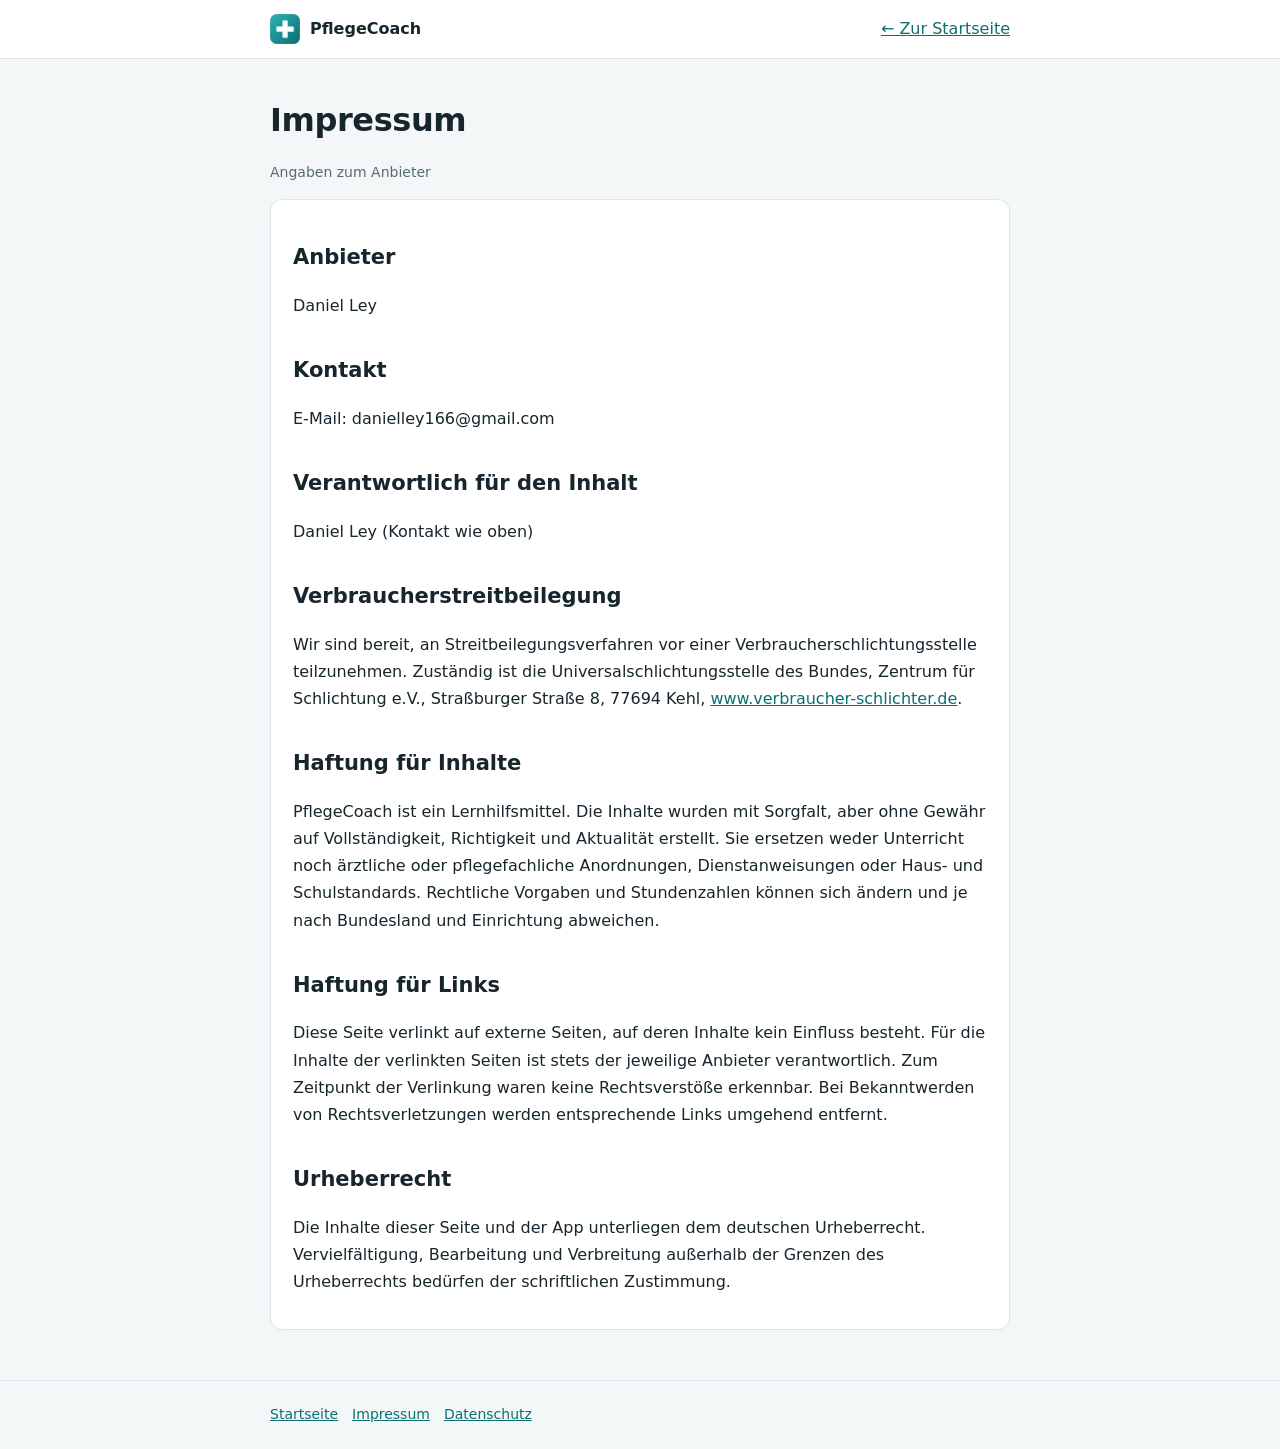
<file: impressum.html>
<!doctype html>
<html lang="de">
<head>
<meta charset="utf-8">
<meta name="viewport" content="width=device-width,initial-scale=1">
<title>Impressum – PflegeCoach</title>
<link rel="icon" href="favicon.ico">
<link rel="stylesheet" href="legal.css">
</head>
<body>
<header><div class="wrap top"><a class="brand" href="index.html"><img src="img/icon.png" alt="">PflegeCoach</a><a href="index.html">← Zur Startseite</a></div></header>
<main><div class="wrap">
<div class="vorlage" id="vorlage"><b>VORLAGE – nicht veröffentlichen, bevor sie ausgefüllt ist.</b> Alle <span class="ph">[[gelb markierten]]</span> Stellen mit deinen echten Angaben ersetzen, nicht zutreffende Zeilen löschen und den Text prüfen (ggf. rechtlich beraten lassen). Das ist keine Rechtsberatung. Dieser Hinweis verschwindet automatisch, sobald keine <code>[[…]]</code> mehr auf der Seite stehen.</div>

<h1>Impressum</h1>
<p class="mut">Angaben zum Anbieter</p>

<div class="card" id="inhalt">
<h2>Anbieter</h2>
<p>Daniel Ley</p>

<h2>Kontakt</h2>
<p>E-Mail: danielley166@gmail.com</p>

<h2>Verantwortlich für den Inhalt</h2>
<p>Daniel Ley (Kontakt wie oben)</p>

<h2>Verbraucherstreitbeilegung</h2>
<p>Wir sind bereit, an Streitbeilegungsverfahren vor einer Verbraucherschlichtungsstelle teilzunehmen. Zuständig ist die Universalschlichtungsstelle des Bundes, Zentrum für Schlichtung e.V., Straßburger Straße 8, 77694 Kehl, <a href="https://www.verbraucher-schlichter.de">www.verbraucher-schlichter.de</a>.</p>

<h2>Haftung für Inhalte</h2>
<p>PflegeCoach ist ein Lernhilfsmittel. Die Inhalte wurden mit Sorgfalt, aber ohne Gewähr auf Vollständigkeit, Richtigkeit und Aktualität erstellt. Sie ersetzen weder Unterricht noch ärztliche oder pflegefachliche Anordnungen, Dienstanweisungen oder Haus- und Schulstandards. Rechtliche Vorgaben und Stundenzahlen können sich ändern und je nach Bundesland und Einrichtung abweichen.</p>

<h2>Haftung für Links</h2>
<p>Diese Seite verlinkt auf externe Seiten, auf deren Inhalte kein Einfluss besteht. Für die Inhalte der verlinkten Seiten ist stets der jeweilige Anbieter verantwortlich. Zum Zeitpunkt der Verlinkung waren keine Rechtsverstöße erkennbar. Bei Bekanntwerden von Rechtsverletzungen werden entsprechende Links umgehend entfernt.</p>

<h2>Urheberrecht</h2>
<p>Die Inhalte dieser Seite und der App unterliegen dem deutschen Urheberrecht. Vervielfältigung, Bearbeitung und Verbreitung außerhalb der Grenzen des Urheberrechts bedürfen der schriftlichen Zustimmung.</p>
</div>
</div></main>
<footer><div class="wrap"><a href="index.html">Startseite</a><a href="impressum.html">Impressum</a><a href="datenschutz.html">Datenschutz</a></div></footer>
<script>
(function(){var t=document.getElementById("inhalt").innerText;if(t.indexOf("[[")<0)document.getElementById("vorlage").hidden=true})();
</script>
</body>
</html>
</file>
<file: legal.css>
:root{--bg:#f4f7f8;--card:#fff;--tx:#17262c;--mut:#566b74;--pri:#0f8b8d;--pri2:#0b6e70;--bd:#dce5e8;--ph:#fff1b8;--phtx:#5c4500;--warn:#fdecea;--warntx:#7a1c14}
@media (prefers-color-scheme:dark){:root{--bg:#0f1618;--card:#182226;--tx:#e6eef0;--mut:#9bb0b8;--pri:#2bb5b8;--pri2:#47c9cc;--bd:#2a3a40;--ph:#4a3b00;--phtx:#ffe28a;--warn:#3a1714;--warntx:#ffb4aa}}
*{box-sizing:border-box}
body{margin:0;font:16px/1.7 "Segoe UI",system-ui,-apple-system,sans-serif;background:var(--bg);color:var(--tx)}
a{color:var(--pri2)}
header{border-bottom:1px solid var(--bd);background:var(--card)}
.wrap{max-width:780px;margin:0 auto;padding:0 20px}
.top{display:flex;align-items:center;gap:12px;height:58px}
.top a.brand{display:flex;align-items:center;gap:10px;font-weight:700;color:var(--tx);text-decoration:none;margin-right:auto}
.top img{width:30px;height:30px}
main{padding:34px 0 50px}
h1{font-size:32px;margin:0 0 6px;letter-spacing:-.4px}
h2{font-size:21px;margin:34px 0 8px}
p,li{color:var(--tx)}
.mut{color:var(--mut);font-size:14px}
.ph{background:var(--ph);color:var(--phtx);border-radius:4px;padding:0 5px;font-weight:600;white-space:normal}
.vorlage{background:var(--warn);color:var(--warntx);border:1px solid var(--warntx);border-radius:10px;padding:14px 18px;margin:0 0 26px;font-size:15px}
.vorlage[hidden]{display:none}
.card{background:var(--card);border:1px solid var(--bd);border-radius:12px;padding:6px 22px 18px}
footer{border-top:1px solid var(--bd);padding:22px 0;color:var(--mut);font-size:14px}
footer a{margin-right:14px}
</file>
